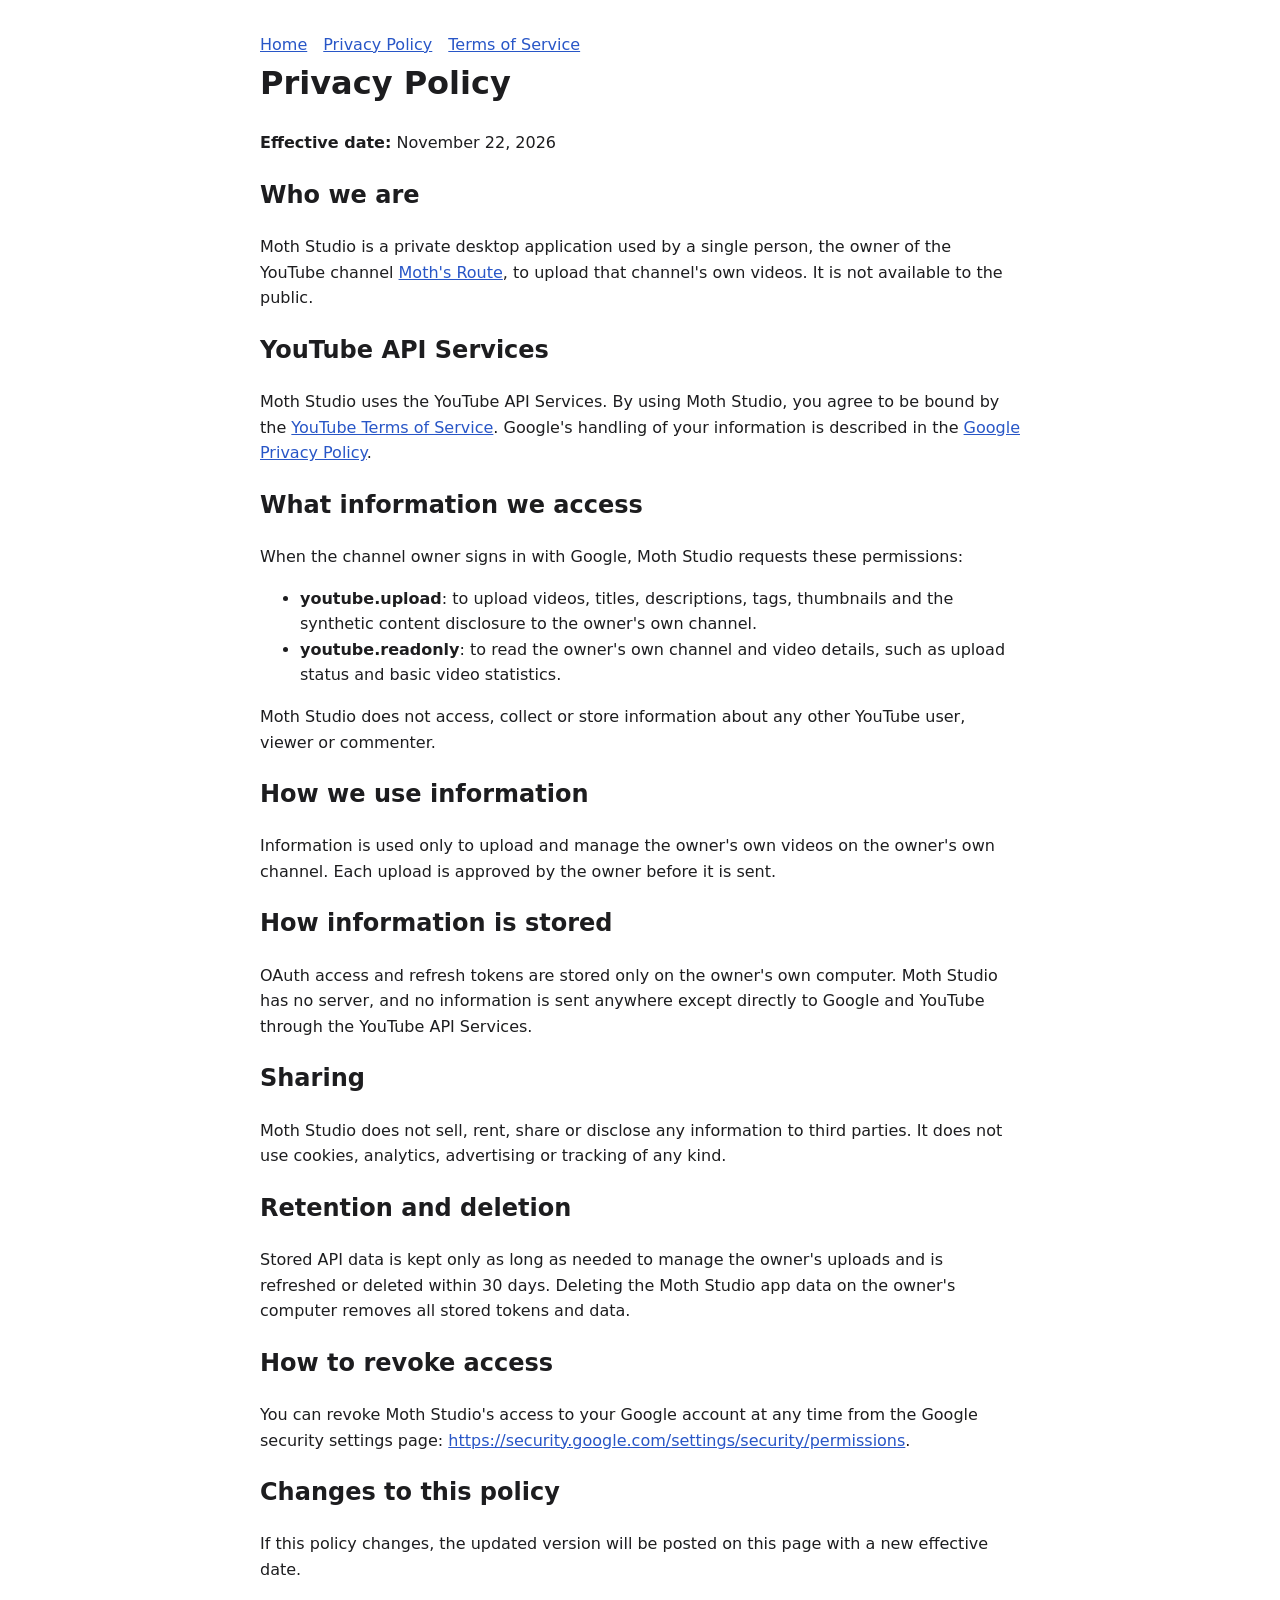
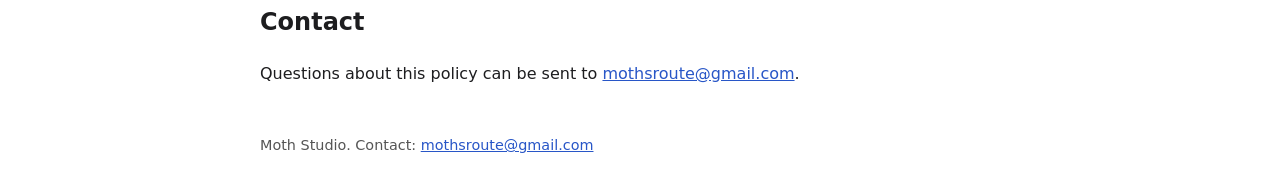
<file: privacy.html>
<!doctype html><html lang="en"><head><meta charset="utf-8"><meta name="viewport" content="width=device-width,initial-scale=1"><title>Moth Studio Privacy Policy</title><link rel="stylesheet" href="style.css"></head><body>
<nav><a href="index.html">Home</a><a href="privacy.html">Privacy Policy</a><a href="terms.html">Terms of Service</a></nav>
<h1>Privacy Policy</h1>
<p><strong>Effective date:</strong> November 22, 2026</p>

<h2>Who we are</h2>
<p>Moth Studio is a private desktop application used by a single person, the owner of the YouTube channel <a href="https://www.youtube.com/@MothsRoute">Moth's Route</a>, to upload that channel's own videos. It is not available to the public.</p>

<h2>YouTube API Services</h2>
<p>Moth Studio uses the YouTube API Services. By using Moth Studio, you agree to be bound by the <a href="https://www.youtube.com/t/terms">YouTube Terms of Service</a>. Google's handling of your information is described in the <a href="https://policies.google.com/privacy">Google Privacy Policy</a>.</p>

<h2>What information we access</h2>
<p>When the channel owner signs in with Google, Moth Studio requests these permissions:</p>
<ul>
<li><strong>youtube.upload</strong>: to upload videos, titles, descriptions, tags, thumbnails and the synthetic content disclosure to the owner's own channel.</li>
<li><strong>youtube.readonly</strong>: to read the owner's own channel and video details, such as upload status and basic video statistics.</li>
</ul>
<p>Moth Studio does not access, collect or store information about any other YouTube user, viewer or commenter.</p>

<h2>How we use information</h2>
<p>Information is used only to upload and manage the owner's own videos on the owner's own channel. Each upload is approved by the owner before it is sent.</p>

<h2>How information is stored</h2>
<p>OAuth access and refresh tokens are stored only on the owner's own computer. Moth Studio has no server, and no information is sent anywhere except directly to Google and YouTube through the YouTube API Services.</p>

<h2>Sharing</h2>
<p>Moth Studio does not sell, rent, share or disclose any information to third parties. It does not use cookies, analytics, advertising or tracking of any kind.</p>

<h2>Retention and deletion</h2>
<p>Stored API data is kept only as long as needed to manage the owner's uploads and is refreshed or deleted within 30 days. Deleting the Moth Studio app data on the owner's computer removes all stored tokens and data.</p>

<h2>How to revoke access</h2>
<p>You can revoke Moth Studio's access to your Google account at any time from the Google security settings page: <a href="https://security.google.com/settings/security/permissions">https://security.google.com/settings/security/permissions</a>.</p>

<h2>Changes to this policy</h2>
<p>If this policy changes, the updated version will be posted on this page with a new effective date.</p>

<h2>Contact</h2>
<p>Questions about this policy can be sent to <a href="mailto:mothsroute@gmail.com">mothsroute@gmail.com</a>.</p>
<footer>Moth Studio. Contact: <a href="mailto:mothsroute@gmail.com">mothsroute@gmail.com</a></footer>
</body></html>
</file>
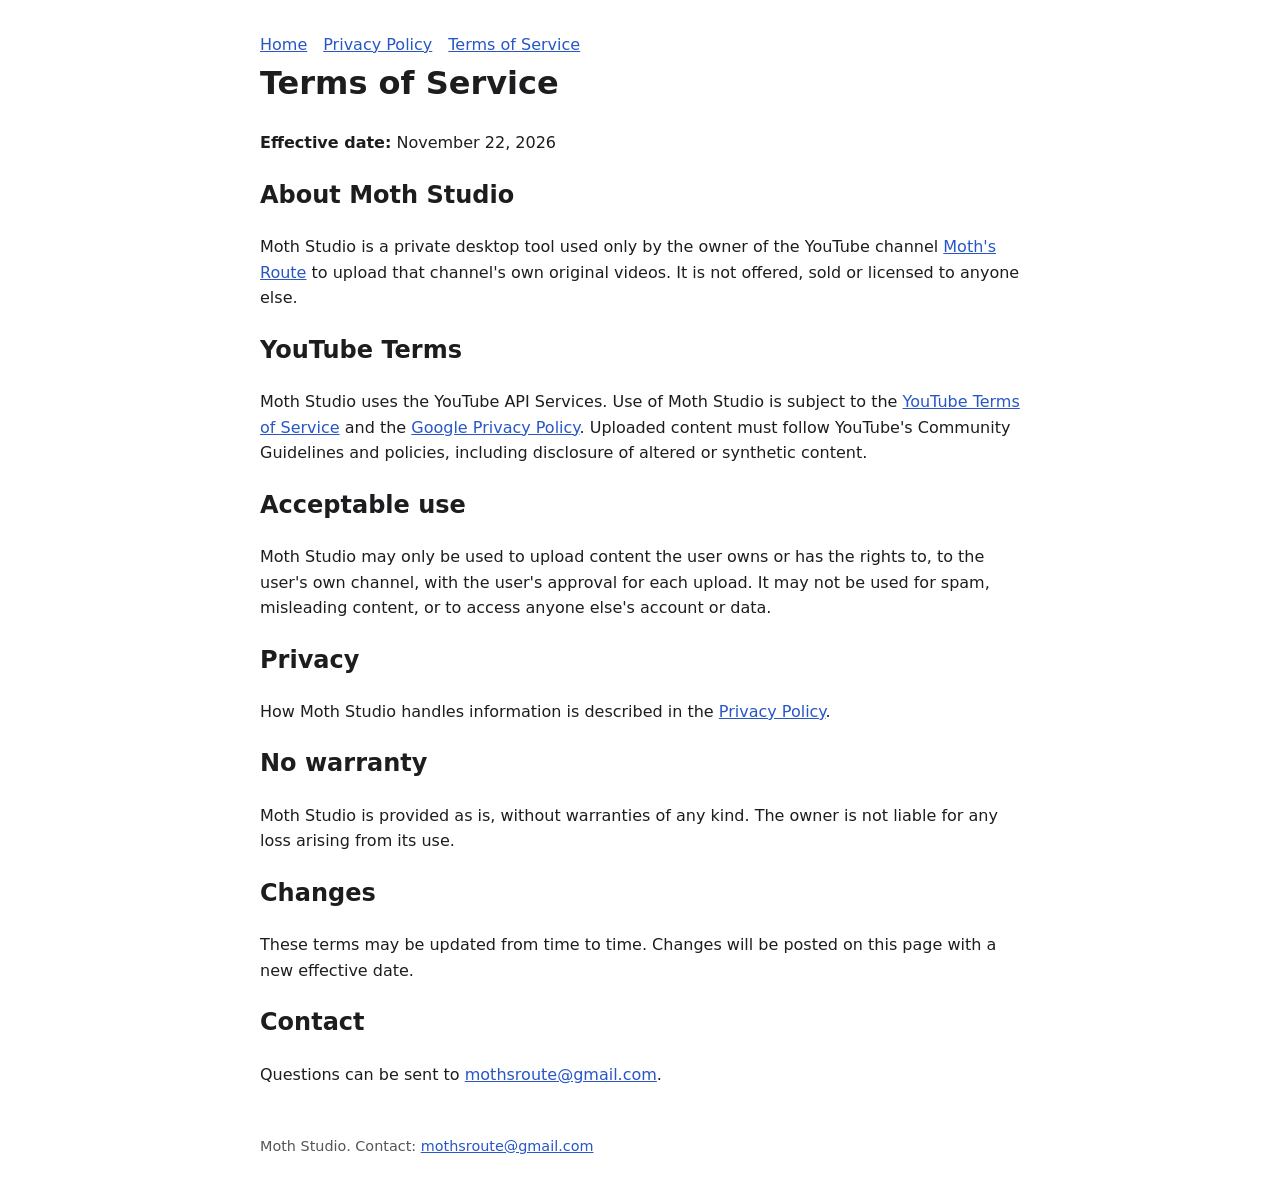
<file: terms.html>
<!doctype html><html lang="en"><head><meta charset="utf-8"><meta name="viewport" content="width=device-width,initial-scale=1"><title>Moth Studio Terms of Service</title><link rel="stylesheet" href="style.css"></head><body>
<nav><a href="index.html">Home</a><a href="privacy.html">Privacy Policy</a><a href="terms.html">Terms of Service</a></nav>
<h1>Terms of Service</h1>
<p><strong>Effective date:</strong> November 22, 2026</p>

<h2>About Moth Studio</h2>
<p>Moth Studio is a private desktop tool used only by the owner of the YouTube channel <a href="https://www.youtube.com/@MothsRoute">Moth's Route</a> to upload that channel's own original videos. It is not offered, sold or licensed to anyone else.</p>

<h2>YouTube Terms</h2>
<p>Moth Studio uses the YouTube API Services. Use of Moth Studio is subject to the <a href="https://www.youtube.com/t/terms">YouTube Terms of Service</a> and the <a href="https://policies.google.com/privacy">Google Privacy Policy</a>. Uploaded content must follow YouTube's Community Guidelines and policies, including disclosure of altered or synthetic content.</p>

<h2>Acceptable use</h2>
<p>Moth Studio may only be used to upload content the user owns or has the rights to, to the user's own channel, with the user's approval for each upload. It may not be used for spam, misleading content, or to access anyone else's account or data.</p>

<h2>Privacy</h2>
<p>How Moth Studio handles information is described in the <a href="privacy.html">Privacy Policy</a>.</p>

<h2>No warranty</h2>
<p>Moth Studio is provided as is, without warranties of any kind. The owner is not liable for any loss arising from its use.</p>

<h2>Changes</h2>
<p>These terms may be updated from time to time. Changes will be posted on this page with a new effective date.</p>

<h2>Contact</h2>
<p>Questions can be sent to <a href="mailto:mothsroute@gmail.com">mothsroute@gmail.com</a>.</p>
<footer>Moth Studio. Contact: <a href="mailto:mothsroute@gmail.com">mothsroute@gmail.com</a></footer>
</body></html>
</file>
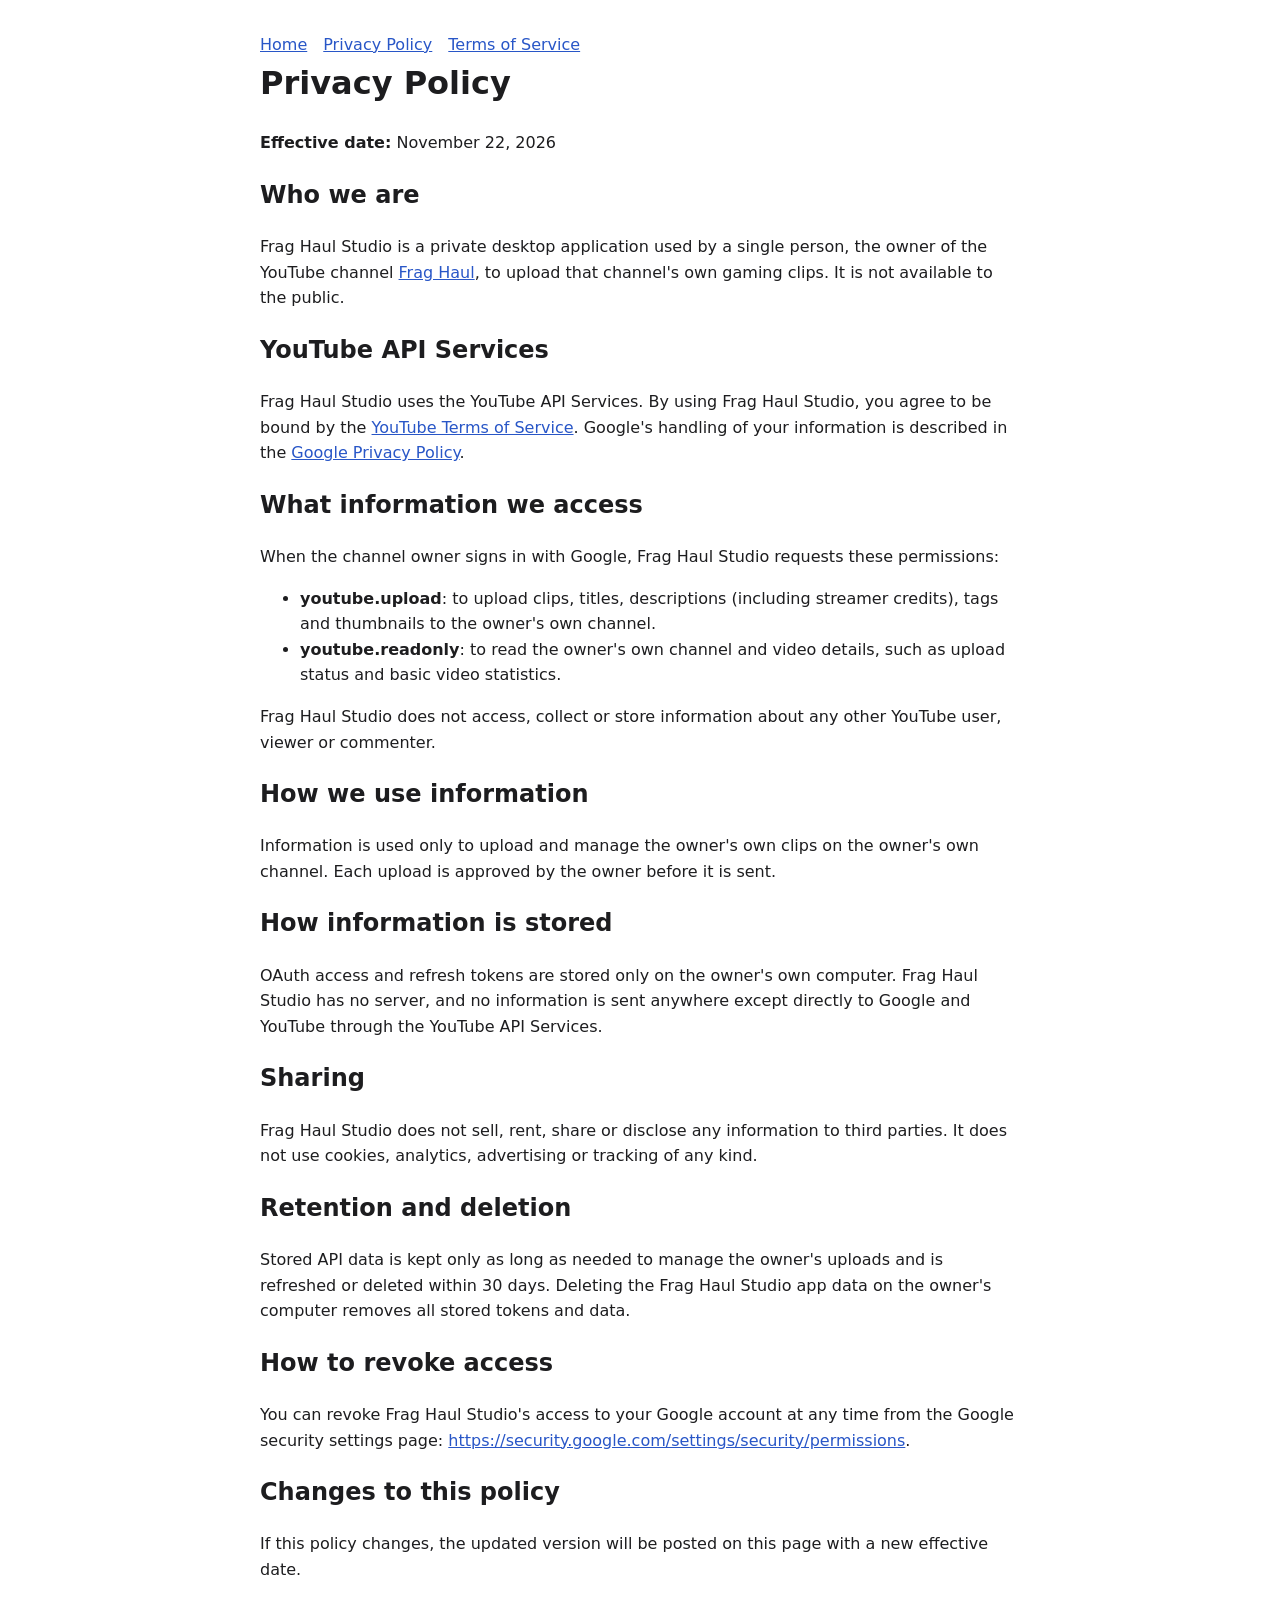
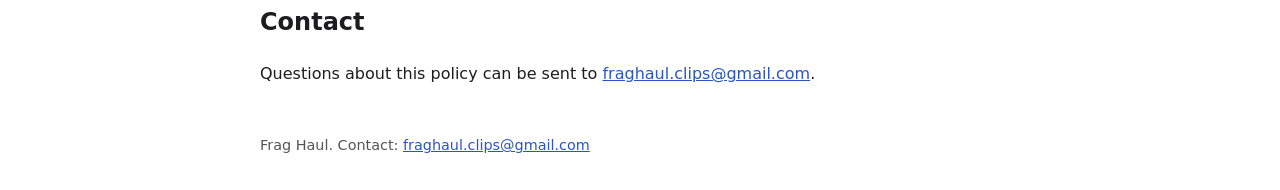
<file: fraghaul/privacy.html>
<!doctype html><html lang="en"><head><meta charset="utf-8"><meta name="viewport" content="width=device-width,initial-scale=1"><title>Frag Haul Studio Privacy Policy</title><link rel="stylesheet" href="../style.css"></head><body>
<nav><a href="index.html">Home</a><a href="privacy.html">Privacy Policy</a><a href="terms.html">Terms of Service</a></nav>
<h1>Privacy Policy</h1>
<p><strong>Effective date:</strong> November 22, 2026</p>

<h2>Who we are</h2>
<p>Frag Haul Studio is a private desktop application used by a single person, the owner of the YouTube channel <a href="https://www.youtube.com/@FragHaul">Frag Haul</a>, to upload that channel's own gaming clips. It is not available to the public.</p>

<h2>YouTube API Services</h2>
<p>Frag Haul Studio uses the YouTube API Services. By using Frag Haul Studio, you agree to be bound by the <a href="https://www.youtube.com/t/terms">YouTube Terms of Service</a>. Google's handling of your information is described in the <a href="https://policies.google.com/privacy">Google Privacy Policy</a>.</p>

<h2>What information we access</h2>
<p>When the channel owner signs in with Google, Frag Haul Studio requests these permissions:</p>
<ul>
<li><strong>youtube.upload</strong>: to upload clips, titles, descriptions (including streamer credits), tags and thumbnails to the owner's own channel.</li>
<li><strong>youtube.readonly</strong>: to read the owner's own channel and video details, such as upload status and basic video statistics.</li>
</ul>
<p>Frag Haul Studio does not access, collect or store information about any other YouTube user, viewer or commenter.</p>

<h2>How we use information</h2>
<p>Information is used only to upload and manage the owner's own clips on the owner's own channel. Each upload is approved by the owner before it is sent.</p>

<h2>How information is stored</h2>
<p>OAuth access and refresh tokens are stored only on the owner's own computer. Frag Haul Studio has no server, and no information is sent anywhere except directly to Google and YouTube through the YouTube API Services.</p>

<h2>Sharing</h2>
<p>Frag Haul Studio does not sell, rent, share or disclose any information to third parties. It does not use cookies, analytics, advertising or tracking of any kind.</p>

<h2>Retention and deletion</h2>
<p>Stored API data is kept only as long as needed to manage the owner's uploads and is refreshed or deleted within 30 days. Deleting the Frag Haul Studio app data on the owner's computer removes all stored tokens and data.</p>

<h2>How to revoke access</h2>
<p>You can revoke Frag Haul Studio's access to your Google account at any time from the Google security settings page: <a href="https://security.google.com/settings/security/permissions">https://security.google.com/settings/security/permissions</a>.</p>

<h2>Changes to this policy</h2>
<p>If this policy changes, the updated version will be posted on this page with a new effective date.</p>

<h2>Contact</h2>
<p>Questions about this policy can be sent to <a href="mailto:fraghaul.clips@gmail.com">fraghaul.clips@gmail.com</a>.</p>
<footer>Frag Haul. Contact: <a href="mailto:fraghaul.clips@gmail.com">fraghaul.clips@gmail.com</a></footer>
</body></html>
</file>
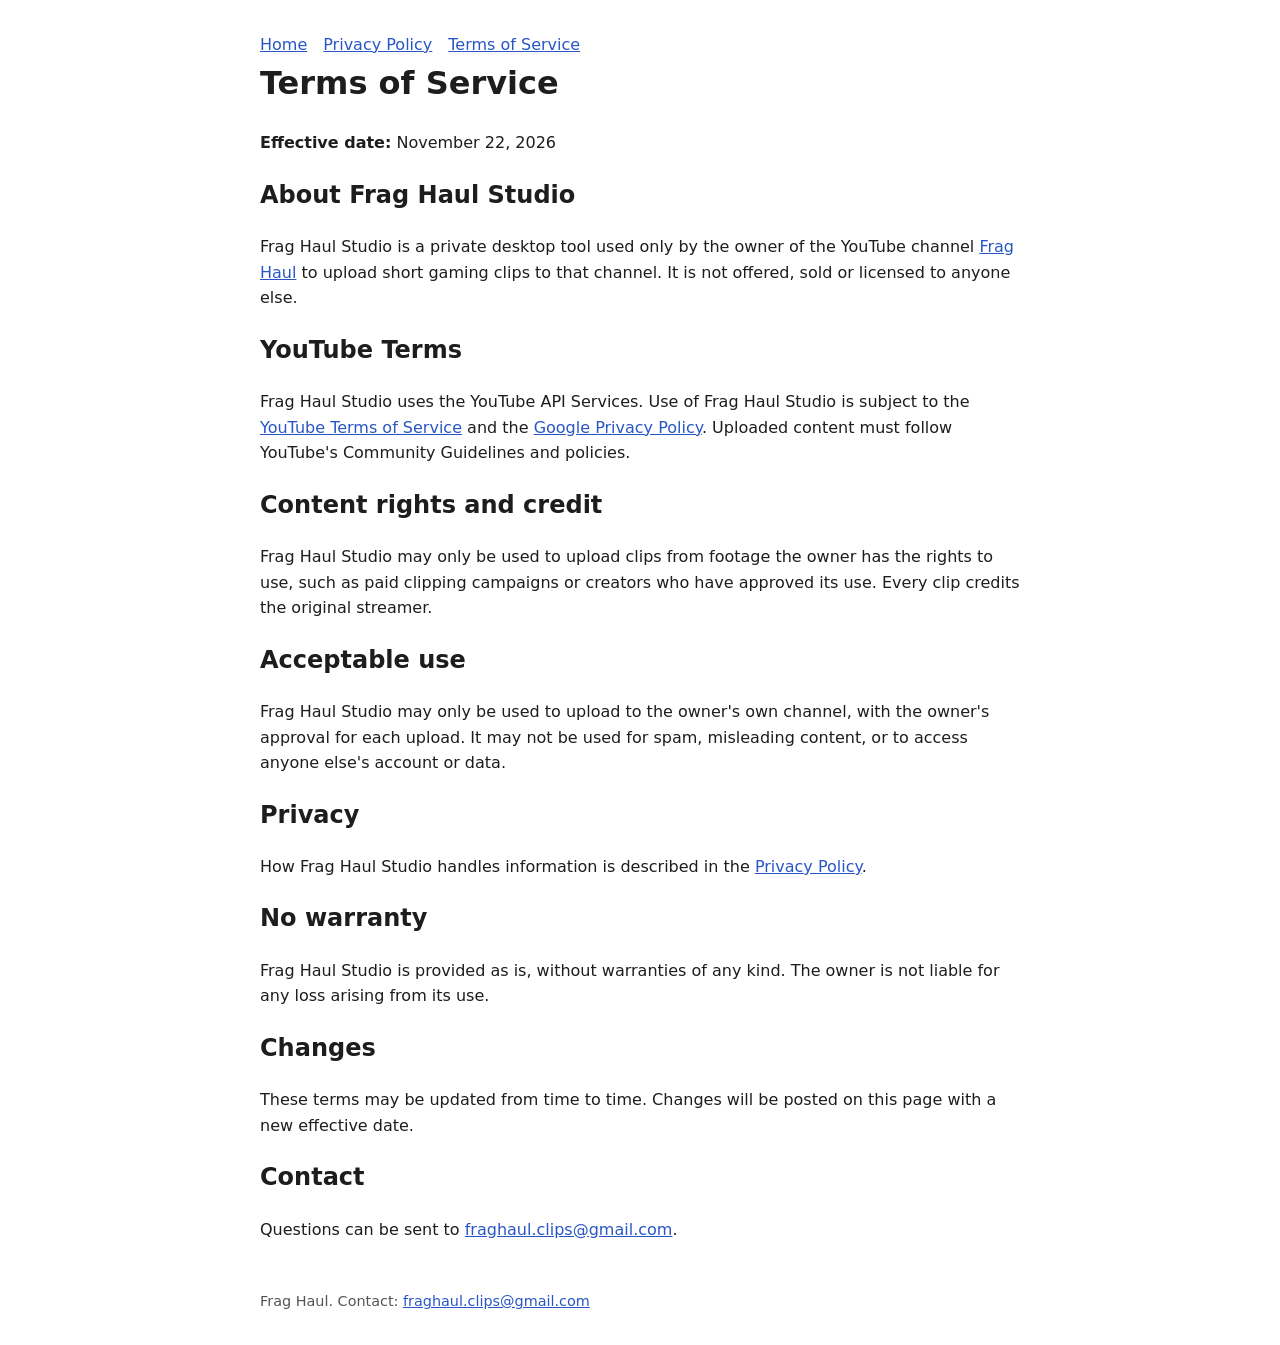
<file: fraghaul/terms.html>
<!doctype html><html lang="en"><head><meta charset="utf-8"><meta name="viewport" content="width=device-width,initial-scale=1"><title>Frag Haul Studio Terms of Service</title><link rel="stylesheet" href="../style.css"></head><body>
<nav><a href="index.html">Home</a><a href="privacy.html">Privacy Policy</a><a href="terms.html">Terms of Service</a></nav>
<h1>Terms of Service</h1>
<p><strong>Effective date:</strong> November 22, 2026</p>

<h2>About Frag Haul Studio</h2>
<p>Frag Haul Studio is a private desktop tool used only by the owner of the YouTube channel <a href="https://www.youtube.com/@FragHaul">Frag Haul</a> to upload short gaming clips to that channel. It is not offered, sold or licensed to anyone else.</p>

<h2>YouTube Terms</h2>
<p>Frag Haul Studio uses the YouTube API Services. Use of Frag Haul Studio is subject to the <a href="https://www.youtube.com/t/terms">YouTube Terms of Service</a> and the <a href="https://policies.google.com/privacy">Google Privacy Policy</a>. Uploaded content must follow YouTube's Community Guidelines and policies.</p>

<h2>Content rights and credit</h2>
<p>Frag Haul Studio may only be used to upload clips from footage the owner has the rights to use, such as paid clipping campaigns or creators who have approved its use. Every clip credits the original streamer.</p>

<h2>Acceptable use</h2>
<p>Frag Haul Studio may only be used to upload to the owner's own channel, with the owner's approval for each upload. It may not be used for spam, misleading content, or to access anyone else's account or data.</p>

<h2>Privacy</h2>
<p>How Frag Haul Studio handles information is described in the <a href="privacy.html">Privacy Policy</a>.</p>

<h2>No warranty</h2>
<p>Frag Haul Studio is provided as is, without warranties of any kind. The owner is not liable for any loss arising from its use.</p>

<h2>Changes</h2>
<p>These terms may be updated from time to time. Changes will be posted on this page with a new effective date.</p>

<h2>Contact</h2>
<p>Questions can be sent to <a href="mailto:fraghaul.clips@gmail.com">fraghaul.clips@gmail.com</a>.</p>
<footer>Frag Haul. Contact: <a href="mailto:fraghaul.clips@gmail.com">fraghaul.clips@gmail.com</a></footer>
</body></html>
</file>
<file: style.css>
body{font-family:system-ui,-apple-system,Segoe UI,Roboto,sans-serif;max-width:760px;margin:0 auto;padding:32px 16px;line-height:1.6;color:#1d1d1f;background:#fff}
h1{margin-top:0}a{color:#2856c7}nav a{margin-right:16px}footer{margin-top:48px;font-size:.9em;color:#555}
@media (prefers-color-scheme:dark){body{background:#111;color:#eee}a{color:#8ab4ff}footer{color:#aaa}}
.yt-badge{display:flex;align-items:center;gap:12px;margin:24px 0 8px}.yt-badge a{display:inline-flex;background:#fff;padding:8px 10px;border-radius:6px}.yt-badge img{height:24px;width:auto;display:block}
</file>
